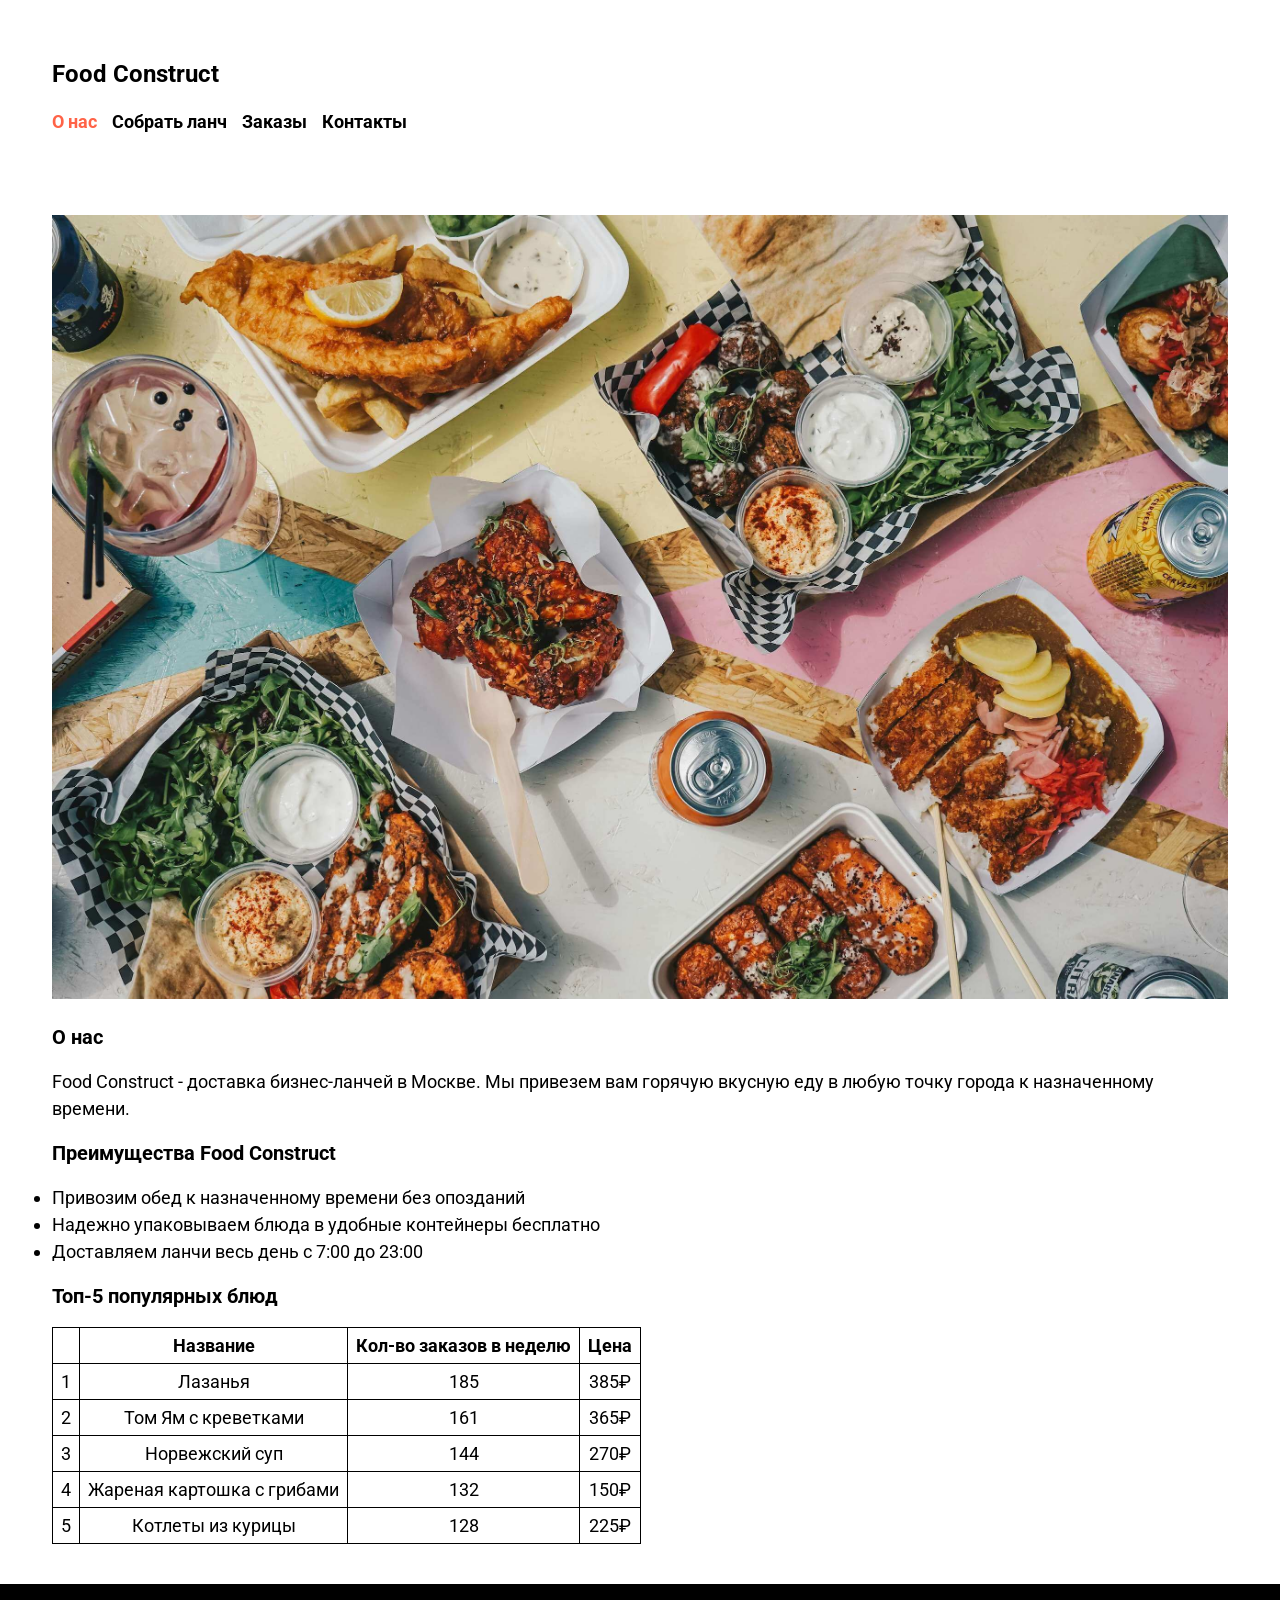
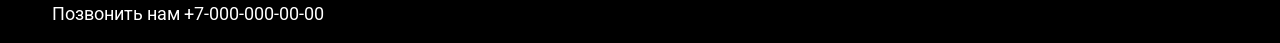
<file: index.html>
<!DOCTYPE html>
<html lang="ru">

<head>
	<meta charset="UTF-8">
	<title>Food Construct — О нас</title>
	<meta name="viewport" content="width=device-width, initial-scale=1.0">

	<link rel="preconnect" href="https://fonts.googleapis.com">
	<link rel="preconnect" href="https://fonts.gstatic.com" crossorigin>
	<link
		href="https://fonts.googleapis.com/css2?family=Roboto:ital,wght@0,100;0,300;0,400;0,500;0,700;0,900;1,100;1,300;1,400;1,500;1,700;1,900&family=Montserrat:ital,wght@0,100..900;1,100..900&display=swap"
		rel="stylesheet">

	<link rel="stylesheet" href="styles/css.css">
</head>

<body>
	<header>
		<h1>Food Construct</h1>

		<nav>
			<a id="active">О нас</a>
			<a href="pages/takeLunch.html">Собрать ланч</a>
			<a href="/">Заказы</a>
			<a href="#footer">Контакты</a>
		</nav>
	</header>

	<main>
		<article>
			<img src="images/lunch.jpg" alt="Бизнес-ланч Food Construct">
		</article>

		<section>
			<h2>О нас</h2>
			<p>Food Construct - доставка бизнес-ланчей в Москве. Мы привезем вам горячую вкусную
	еду в любую точку города к назначенному времени.</p>
		</section>

		<section>
			<h2>Преимущества Food Construct</h2>
			<ul>
				<li>Привозим обед к назначенному времени без опозданий</li>
				<li>Надежно упаковываем блюда в удобные контейнеры бесплатно</li>
				<li>Доставляем ланчи весь день с 7:00 до 23:00</li>
			</ul>
		</section>
		<section>
			<h2>Топ-5 популярных блюд</h2>
			<table>
				<tr>
					<th></th>
					<th>Название</th>
					<th>Кол-во заказов в неделю</th>
					<th>Цена</th>
				</tr>

				<tr>
					<td>1</td>
					<td>Лазанья</td>
					<td>185</td>
					<td>385₽</td>
				</tr>

				<tr>
					<td>2</td>
					<td>Том Ям с креветками</td>
					<td>161</td>
					<td>365₽</td>
				</tr>

				<tr>
					<td>3</td>
					<td>Норвежский суп</td>
					<td>144</td>
					<td>270₽</td>
				</tr>

				<tr>
					<td>4</td>
					<td>Жареная картошка с грибами</td>
					<td>132</td>
					<td>150₽</td>
				</tr>

				<tr>
					<td>5</td>
					<td>Котлеты из курицы</td>
					<td>128</td>
					<td>225₽</td>
				</tr>
				</table>
		</section>
	</main>

	<footer id="footer"><P>Позвонить нам +7-000-000-00-00</P></footer>
</body>
</html>
</file>
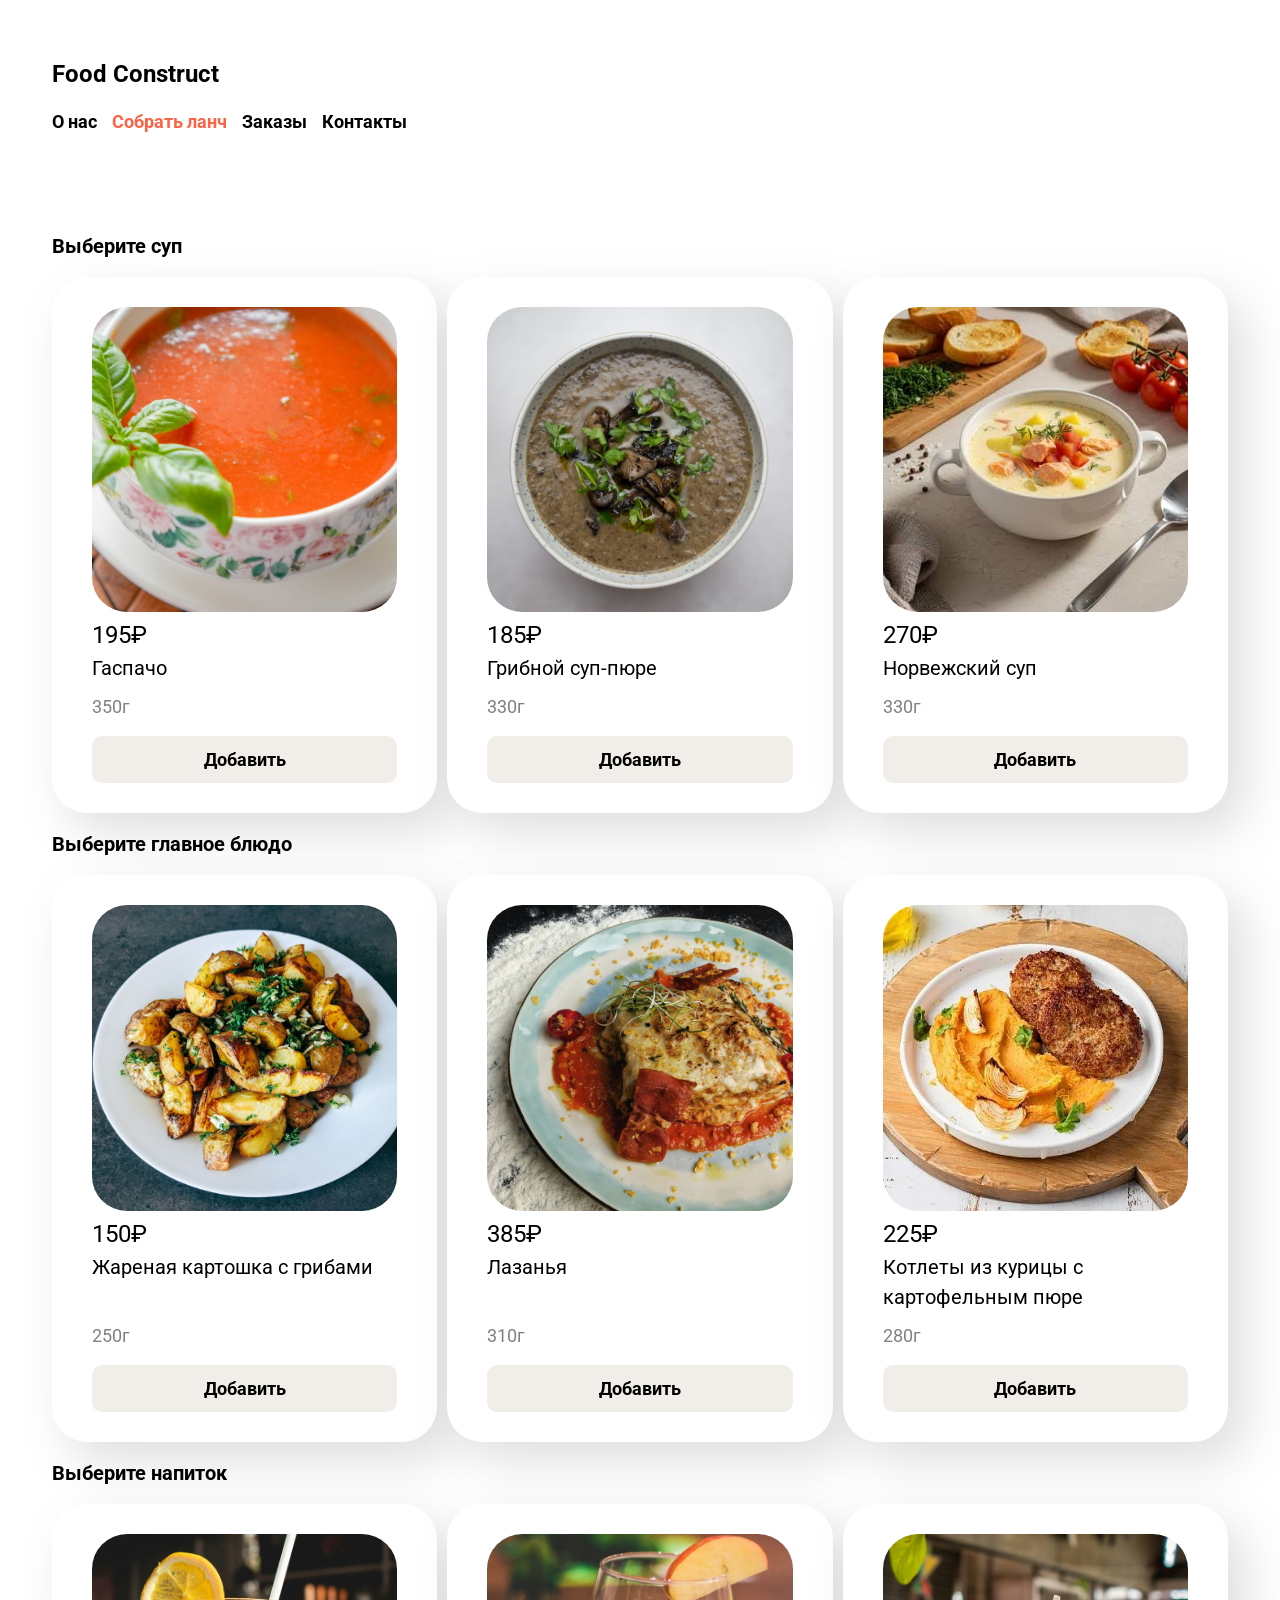
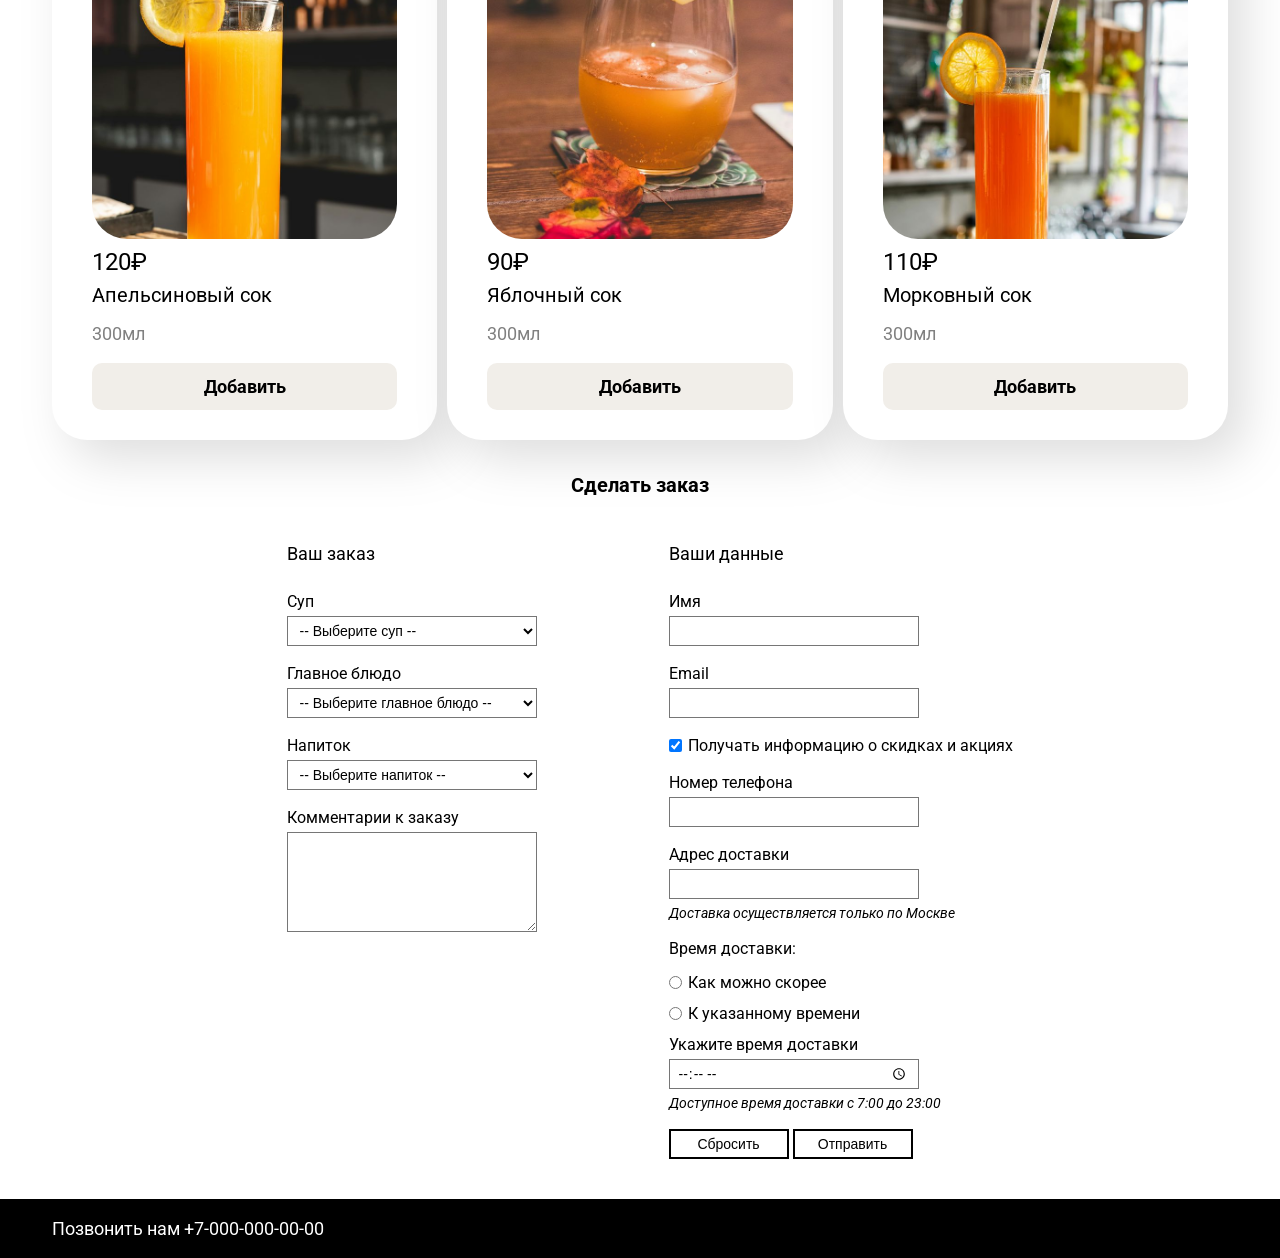
<file: pages/takeLunch.html>
<!DOCTYPE html>
<html lang="ru">

<head>
	<meta charset="UTF-8">
	<title>Food Construct — Собрать ланч</title>

	<meta name="viewport" content="width=device-width, initial-scale=1.0">
	<link rel="preconnect" href="https://fonts.googleapis.com">
	<link rel="preconnect" href="https://fonts.gstatic.com" crossorigin>
	<link
		href="https://fonts.googleapis.com/css2?family=Roboto:ital,wght@0,100;0,300;0,400;0,500;0,700;0,900;1,100;1,300;1,400;1,500;1,700;1,900&family=Montserrat:ital,wght@0,100..900;1,100..900&display=swap"
		rel="stylesheet">

	<link rel="stylesheet" href="../styles/css.css">
	<link rel="stylesheet" href="../styles/takeLunch.css">
</head>

<body>
	<header>
		<h1>Food Construct</h1>

		<nav>
			<a href="../index.html">О нас</a>
			<a id="active">Собрать ланч</a>
			<a href="/">Заказы</a>
			<a href="#footer">Контакты</a>
		</nav>
	</header>

	<main>
		<section>
			<h2>Выберите суп</h2>
			<div class="dishes">
				<div class="dish">
					<img src="../images/dishes/gazpacho.jpg" alt="Гаспачо">
					<p>195₽</p>
					<p>Гаспачо</p>
					<p>350г</p>
					<button>Добавить</button>
				</div>
				<div class="dish">
					<img src="../images/dishes/mushroom-soup.jpg" alt="Грибной суп-пюре">
					<p>185₽</p>
					<p>Грибной суп-пюре</p>
					<p>330г</p>
					<button>Добавить</button>
				</div>
				<div class="dish">
					<img src="../images/dishes/norwegian-soup.jpeg" alt="Норвежский суп">
					<p>270₽</p>
					<p>Норвежский суп</p>
					<p>330г</p>
					<button>Добавить</button>
				</div>
			</div>
		</section>

		<section>
			<h2>Выберите главное блюдо</h2>
			<div class="dishes">
				<div class="dish">
					<img src="../images/dishes/fried-potato.jpg" alt="Жареная картошка с грибами">
					<p>150₽</p>
					<p>Жареная картошка с грибами</p>
					<p>250г</p>
					<button>Добавить</button>
				</div>
				<div class="dish">
					<img src="../images/dishes/lasagna.jpg" alt="Лазанья">
					<p>385₽</p>
					<p>Лазанья</p>
					<p>310г</p>
					<button>Добавить</button>
				</div>
				<div class="dish">
					<img src="../images/dishes/cutlets.jpg" alt="Котлеты из курицы с картофельным пюре">
					<p>225₽</p>
					<p>Котлеты из курицы с картофельным пюре</p>
					<p>280г</p>
					<button>Добавить</button>
				</div>
			</div>
		</section>

		<section>
			<h2>Выберите напиток</h2>
			<div class="dishes">
				<div class="dish">
					<img src="../images/dishes/orange-juice.jpg" alt="Апельсиновый сок">
					<p>120₽</p>
					<p>Апельсиновый сок</p>
					<p>300мл</p>
					<button>Добавить</button>
				</div>
				<div class="dish">
					<img src="../images/dishes/apple-juice.jpg" alt="Яблочный сок">
					<p>90₽</p>
					<p>Яблочный сок</p>
					<p>300мл</p>
					<button>Добавить</button>
				</div>
				<div class="dish">
					<img src="../images/dishes/carrot-juice.jpg" alt="Морковный сок">
					<p>110₽</p>
					<p>Морковный сок</p>
					<p>300мл</p>
					<button>Добавить</button>
				</div>
			</div>
		</section>
		<section class="order">
			<h2>Сделать заказ</h2>
			<form action="https://httpbin.org/post" method="post">
				<div class="form-block">
					<h3>Ваш заказ</h3>

					<label for="soup">Суп</label>
					<select id="soup" name="soup" required>
						<option value="">-- Выберите суп --</option>
						<option value="gazpacho">Гаспачо</option>
						<option value="mushroom-soup">Грибной суп-пюре</option>
						<option value="norwegian-soup">Норвежский суп</option>
					</select>

					<label for="main-dish">Главное блюдо</label>
					<select id="main-dish" name="main_dish" required>
						<option value="">-- Выберите главное блюдо --</option>
						<option value="fried-potato">Жареная картошка с грибами</option>
						<option value="lasagna">Лазанья</option>
						<option value="cutlets">Котлеты из курицы с картофельным пюре</option>
					</select>

					<label for="drink">Напиток</label>
					<select id="drink" name="drink" required>
						<option value="">-- Выберите напиток --</option>
						<option value="orange-juice">Апельсиновый сок</option>
						<option value="apple-juice">Яблочный сок</option>
						<option value="carrot-juice">Морковный сок</option>
					</select>

					<label for="comment">Комментарии к заказу</label>
					<textarea id="comment" name="comment"></textarea>
				</div>

				<div class="form-block">
					<h3>Ваши данные</h3>

					<label for="name">Имя</label>
					<input type="text" id="name" name="name" required>

					<label for="email">Email</label>
					<input type="email" id="email" name="email" required>

					<input type="checkbox" id="subscribe" name="subscribe" value="yes" checked>
					<label for="subscribe">Получать информацию о скидках и акциях</label>

					<label for="phone">Номер телефона</label>
					<input type="tel" id="phone" name="phone" required>

					<label for="address">Адрес доставки</label>
					<input type="text" id="address" name="address" required>
					<p class="hint">Доставка осуществляется только по Москве</p>

					<p class="time-title">Время доставки:</p>
					<input type="radio" id="delivery-asap" name="delivery" value="asap" required>
					<label for="delivery-asap">Как можно скорее</label>
					<input type="radio" id="delivery-scheduled" name="delivery" value="scheduled">
					<label for="delivery-scheduled">К указанному времени</label>

					<label for="delivery-time">Укажите время доставки</label>
					<input type="time" id="delivery-time" name="delivery_time" min="07:00" max="23:00" step="300" required>
					<p class="hint">Доступное время доставки с 7:00 до 23:00</p>

					<button type="reset">Сбросить</button>
					<button type="submit">Отправить</button>
				</div>
			</form>
		</section>
	</main>

	<footer id="footer"><P>Позвонить нам +7-000-000-00-00</P></footer>
</body>
</html>
</file>
<file: styles/css.css>
* {
  margin: 0;
  padding: 0;
  box-sizing: border-box;
  line-height: 1.5;
  font-family: 'Roboto', sans-serif;
  font-size: 18px;
  font-weight:bold;
}

html {
  height: 100%;
}

body {
  display: flex;
  flex-direction: column;
  min-height: 100%;
}

h1{
  font-size: 24px;
  margin: 16px 0px;
}
h2{
  font-size: 20px;
  margin: 16px 0px;
}

p, li, td{
  font-weight:normal;
}

td, th {
  padding: 4px 8px;
  border: 1px solid black;
}

header, main{
  margin: 24px 48px;
  padding: 16px 4px;
}

footer{
  margin-top: auto;
  width: 100%;
  padding: 16px 52px;
  background-color: black;
  color: white;
}

article img {
  width: 100%;
}
table{
  padding: 16px;
  border: 0;
  border-collapse: collapse;
  text-align: center;
}
a{
  text-decoration: none;
  color: black;
}
a:hover, #active{
  color:tomato;
}

section{
  width: 100%;
}

nav {
  display: flex;
  flex-wrap: wrap;
  gap: 15px;
}

@media (max-width: 800px) {
  nav {
    justify-content: space-between;
  }

  article img {
    width: 500px;
  }
}

@media (max-width: 600px) {
  h1 {
    text-align: center;
  }

  nav {
    flex-direction: column;
    align-items: center;
  }

  nav a {
    font-size: 22px;
  }

  article img {
    width: 100%;
  }

  td, th {
    font-size: 16px;
  }
}

@media (max-width: 400px) {
  td, th {
    font-size: 14px;
  }
}
</file>
<file: styles/takeLunch.css>
section > .dishes {
  display: grid;
  grid-template-columns: repeat(3, 1fr);
  gap: 10px;
}

.dish {
  display: flex;
  flex-direction: column;

  padding: 30px 40px;
  border-radius: 35px;
  cursor: pointer;
  filter: drop-shadow(17px 19px 24px rgba(0, 0, 0, 0.13));
  background-color: white;
}

.dish img {
  width: 100%;
  aspect-ratio: 1;
  object-fit: cover;
  border-radius: 35px;
}

.dish p:nth-child(2) {
  margin-top: 5px;
  font-size: 24px;
}

.dish p:nth-child(3) {
  font-size: 20px;
  flex-grow: 1;
}

.dish p:nth-child(4) {
  margin-top: 10px;
  color: grey;
}

.dish button {
  margin-top: 16px;
  background-color: #f1eee9;
  padding: 10px 30px;
  border: none;
  border-radius: 10px;
  cursor: pointer;
}

.dish:hover {
  border: 2px solid tomato;
}

.dish:hover button {
  background-color: grey;
}

/* Форма заказа */
.order {
  margin-top: 30px;
}

.order h2 {
  text-align: center;
  margin-bottom: 40px;
}

.order form {
  display: grid;
  grid-template-columns: 382px max-content;
  justify-content: center;
}

.form-block {
  line-height: normal;
}

.form-block h3 {
  font-size: 18px;
  font-weight: normal;
  margin-bottom: 25px;
}

.order label,
.order p {
  font-size: 16px;
  font-weight: normal;
  line-height: normal;
}

.order label {
  display: block;
  margin-bottom: 5px;
}



.order input,
.order select,
.order textarea,
.order button {
  font-family: Arial, Helvetica, sans-serif;
  font-size: 14px;
  font-weight: normal;
  line-height: normal;
}

.order input[type="text"],
.order input[type="email"],
.order input[type="tel"],
.order input[type="time"],
.order select,
.order textarea {
  display: block;
  width: 250px;
  max-width: 100%;
  height: 30px;
  margin-bottom: 18px;
  padding: 0 8px;
  border: 1px solid #767676;
  background-color: white;
}

.order textarea {
  height: 100px;
  padding: 4px 8px;
}

/* чекбокс и радиокнопки — слева от своей подписи */
.order input[type="checkbox"],
.order input[type="radio"] {
  float: left;
  clear: left;
  margin: 3px 6px 0 0;
}

.order input[type="checkbox"] + label {
  margin-bottom: 18px;
  white-space: nowrap;
}

.order input[type="radio"] + label {
  margin-bottom: 12px;
}

.order .time-title {
  margin-bottom: 15px;
}

.order .hint {
  margin: -12px 0 18px;
  font-size: 14px;
  font-style: italic;
}

.order button {
  width: 120px;
  height: 30px;
  border: 2px solid black;
  border-radius: 0;
  background-color: white;
  color: black;
  cursor: pointer;
}

@media (max-width: 800px) {
  section > .dishes {
    grid-template-columns: repeat(2, 1fr);
  }

  .order form {
    grid-template-columns: 1fr;
    justify-content: stretch;
  }

  .order input[type="checkbox"] + label {
    white-space: normal;
  }
}

@media (max-width: 600px) {
  section > h2 {
    text-align: center;
  }

  section > .dishes {
    grid-template-columns: 1fr;
  }
}
</file>
